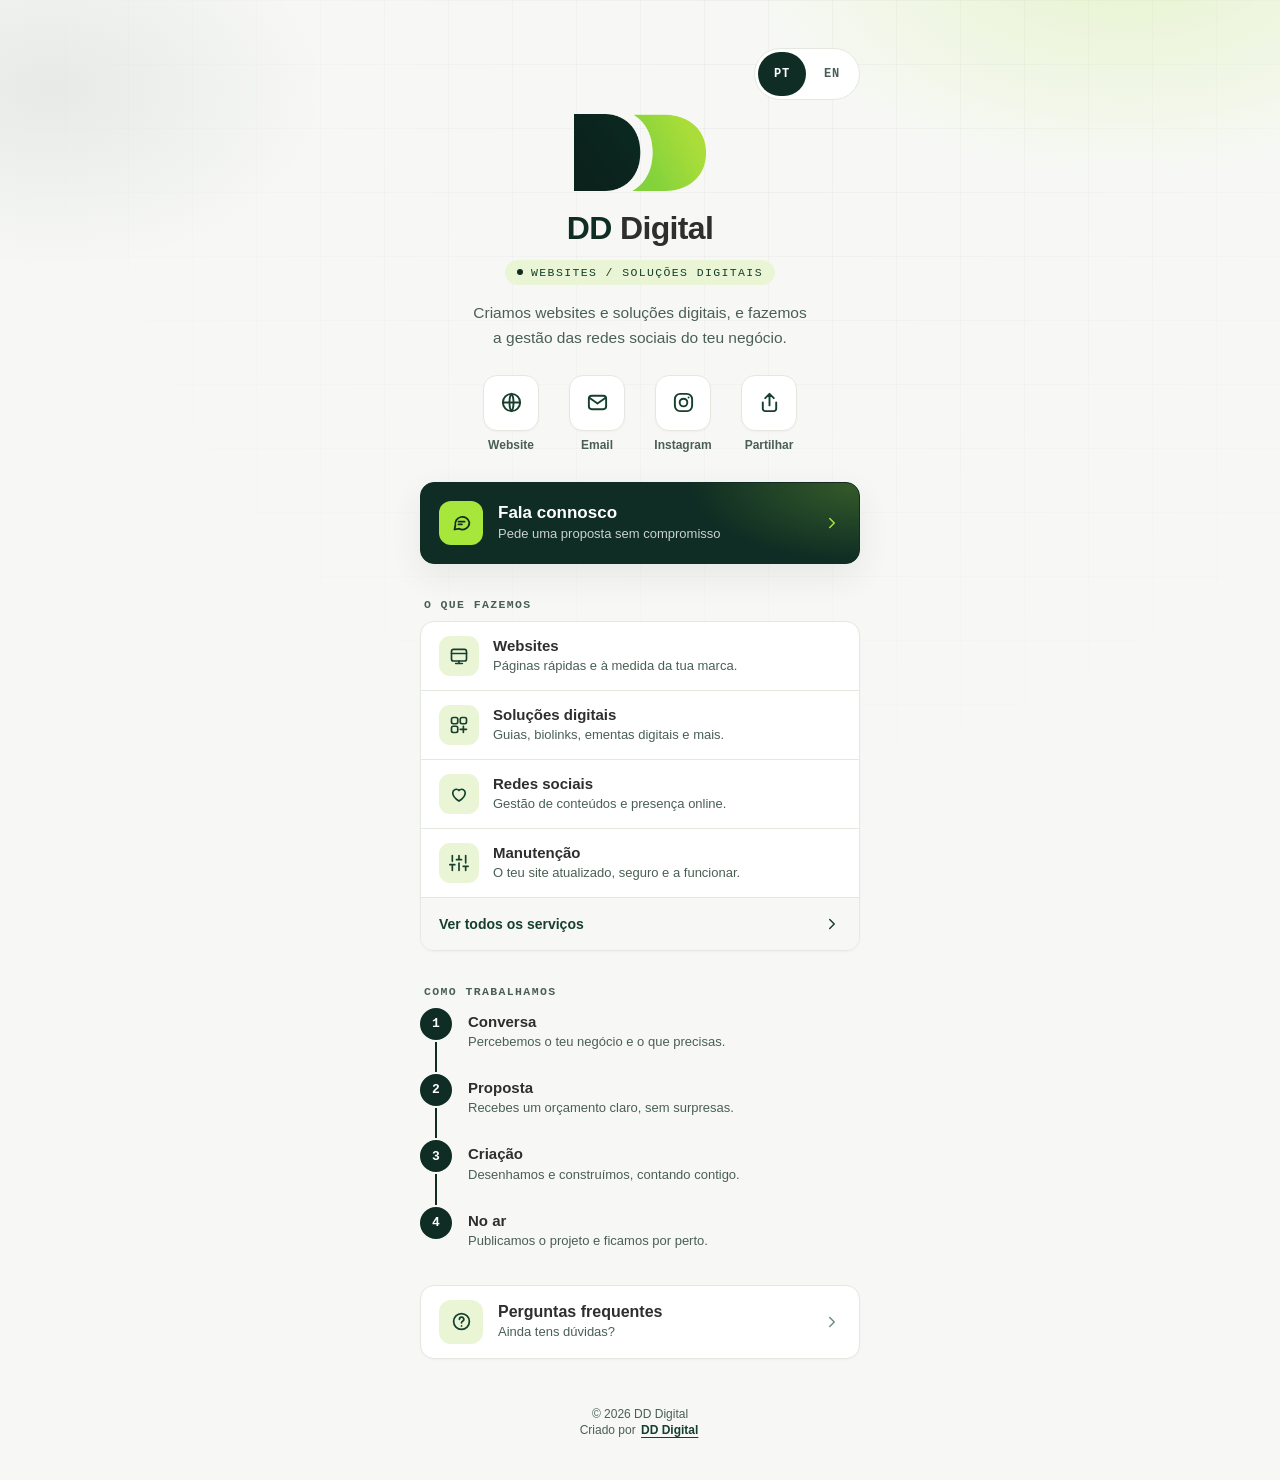
<file: index.html>
<!doctype html>
<html lang="pt-PT">
<head>
<meta charset="utf-8">
<meta name="viewport" content="width=device-width, initial-scale=1, viewport-fit=cover">
<title>DD Digital — Websites / Soluções Digitais</title>
<meta name="description" content="DD Digital — Websites, soluções digitais e gestão de redes sociais para o teu negócio. Serviços, perguntas frequentes e contacto.">
<meta name="theme-color" content="#F7F8F5">
<meta name="robots" content="index,follow">
<!-- Favicon: o Safari não lê SVG, por isso há também PNG, ICO e ícone para o ecrã inicial do iPhone -->
<link rel="icon" href="favicon.ico" sizes="any">
<link rel="icon" href="favicon.svg" type="image/svg+xml">
<link rel="icon" href="img/favicon-32.png" type="image/png" sizes="32x32">
<link rel="apple-touch-icon" href="img/apple-touch-icon.png">

<!-- Pré-visualização ao partilhar o link (WhatsApp, Instagram, iMessage...) -->
<meta property="og:type" content="website">
<meta property="og:locale" content="pt_PT">
<meta property="og:title" content="DD Digital — Websites / Soluções Digitais">
<meta property="og:description" content="Criamos websites e soluções digitais, e fazemos a gestão das redes sociais do teu negócio.">
<!-- O endereço da imagem tem de ser completo. Se o domínio do biolink mudar, atualizar aqui e no og:url. -->
<meta property="og:url" content="https://bio.dddigital.pt/">
<link rel="canonical" href="https://bio.dddigital.pt/">
<meta property="og:image" content="https://bio.dddigital.pt/img/og.jpg">
<meta property="og:image:width" content="1200">
<meta property="og:image:height" content="628">
<meta property="og:image:type" content="image/jpeg">
<meta property="og:image:alt" content="DD Digital — Soluções digitais para o teu negócio">
<meta name="twitter:card" content="summary_large_image">
<style>
  /* ===== CORES E MEDIDAS — as mesmas do site dddigital.pt ===== */
  :root{
    --branco:#FFFFFF;
    --nevoa:#F7F8F5;        /* fundo da página */
    --tinta:#2E2E2E;        /* texto principal */
    --cinza:#4A5F54;        /* texto secundário */
    --suave:#6B8F7A;        /* detalhes */
    --linha:#E3E8E1;        /* bordas finas */
    --verde:#0F2D24;        /* verde profundo: cor principal */
    --verde-escuro:#163F2E;
    --menta:#EAF5D6;        /* fundo das etiquetas e ícones */
    --lima:#A7E63A;         /* destaque */
    --fonte:'Montserrat','Avenir Next',-apple-system,BlinkMacSystemFont,'Segoe UI','Helvetica Neue',Arial,sans-serif;
    --fonte-mono:ui-monospace,'SF Mono',Menlo,Consolas,monospace;
    --raio:14px;
    --raio-pequeno:10px;
    --sombra:0 1px 2px rgba(46,46,46,.04);
    --sombra-alta:0 12px 32px rgba(46,46,46,.08);
  }
  *{box-sizing:border-box;margin:0;padding:0}
  html{-webkit-text-size-adjust:100%}
  body{
    min-height:100vh;min-height:100dvh;
    font-family:var(--fonte);
    color:var(--tinta);
    -webkit-font-smoothing:antialiased;
    /* brilho lima + grelha ténue, como no início do site (só CSS, sem imagens) */
    background:
      radial-gradient(620px 380px at 88% -4%, rgba(167,230,58,.22), transparent 62%),
      radial-gradient(460px 300px at 4% 6%, rgba(15,45,36,.07), transparent 60%),
      var(--nevoa);
    display:flex;justify-content:center;
    /* zonas seguras do telemóvel (notch, barra inferior) */
    padding:calc(20px + env(safe-area-inset-top)) calc(20px + env(safe-area-inset-right)) calc(20px + env(safe-area-inset-bottom)) calc(20px + env(safe-area-inset-left));
  }
  body::before{
    content:'';position:fixed;inset:0;pointer-events:none;
    background-image:
      linear-gradient(to right,rgba(46,46,46,.04) 1px,transparent 1px),
      linear-gradient(to bottom,rgba(46,46,46,.04) 1px,transparent 1px);
    background-size:64px 64px;
    -webkit-mask-image:radial-gradient(circle at 60% 10%,#000 0%,transparent 70%);
    mask-image:radial-gradient(circle at 60% 10%,#000 0%,transparent 70%);
  }
  .wrap{position:relative;width:100%;max-width:440px;display:flex;flex-direction:column;align-items:center}

  :focus-visible{outline:3px solid var(--verde);outline-offset:3px;border-radius:6px}

  /* seletor de idioma PT | EN */
  .lang{align-self:flex-end;display:flex;gap:2px;padding:3px;background:var(--branco);border:1px solid var(--linha);border-radius:999px}
  .lang button{
    font:inherit;font-family:var(--fonte-mono);font-size:12px;font-weight:700;letter-spacing:.06em;
    min-height:44px;min-width:48px;padding:4px 14px;
    border:0;background:transparent;color:var(--cinza);border-radius:999px;cursor:pointer;
    transition:background-color .2s,color .2s;
  }
  .lang button:hover{color:var(--verde)}
  .lang button[aria-pressed="true"]{background:var(--verde);color:var(--branco)}

  /* cabeçalho: logo, nome, etiqueta e frase */
  .logo{margin-top:14px;width:132px}
  .logo img{width:100%;height:auto;display:block}
  h1{margin-top:20px;font-size:28px;font-weight:700;letter-spacing:-.02em;line-height:1.1;text-align:center}
  h1 span{color:var(--verde)}
  .etiqueta{
    display:inline-flex;align-items:center;gap:8px;margin-top:14px;
    font-family:var(--fonte-mono);font-size:11.5px;letter-spacing:.12em;text-transform:uppercase;
    color:var(--verde-escuro);background:var(--menta);padding:6px 12px;border-radius:100px;text-align:center;
  }
  .etiqueta::before{content:'';width:6px;height:6px;border-radius:50%;background:var(--verde);flex:none}
  .bio{margin-top:16px;font-size:15.5px;line-height:1.6;color:var(--cinza);text-align:center;max-width:340px}

  /* fila de botões pequenos (Website, Email, Instagram, Partilhar) */
  .rapidos{margin-top:22px;display:flex;justify-content:center;gap:10px;width:100%}
  .rapido{
    flex:0 0 76px;display:flex;flex-direction:column;align-items:center;gap:7px;
    padding:2px 0;background:none;border:0;font:inherit;color:var(--cinza);
    font-size:12px;font-weight:600;text-decoration:none;cursor:pointer;
    -webkit-tap-highlight-color:transparent;
  }
  .rapido[hidden]{display:none}
  .rapido__ico{
    width:56px;height:56px;border-radius:var(--raio);display:grid;place-items:center;
    background:var(--branco);border:1px solid var(--linha);color:var(--verde-escuro);box-shadow:var(--sombra);
    transition:transform .2s,border-color .2s,box-shadow .2s,background-color .2s;
  }
  .rapido__ico svg{width:23px;height:23px;stroke:currentColor;fill:none;stroke-width:2;stroke-linecap:round;stroke-linejoin:round}
  .rapido:hover .rapido__ico{transform:translateY(-2px);border-color:rgba(15,45,36,.45);box-shadow:var(--sombra-alta)}
  .rapido:active .rapido__ico{transform:translateY(0)}
  .rapido:hover{color:var(--verde)}
  .rapido.e-feito .rapido__ico{background:var(--menta);border-color:var(--verde)}

  /* botões */
  .links{margin-top:28px;width:100%;display:flex;flex-direction:column;gap:12px}
  .grupo{
    margin:14px 0 -2px 4px;
    font-family:var(--fonte-mono);font-size:11.5px;font-weight:600;letter-spacing:.12em;text-transform:uppercase;color:var(--cinza);
  }
  .link{
    display:flex;align-items:center;gap:15px;min-height:72px;padding:14px 18px;
    background:var(--branco);border:1px solid var(--linha);border-radius:var(--raio);
    color:var(--tinta);text-decoration:none;box-shadow:var(--sombra);
    transition:transform .2s,border-color .2s,box-shadow .2s;
  }
  .link:hover{transform:translateY(-2px);border-color:rgba(15,45,36,.45);box-shadow:var(--sombra-alta)}
  .link:active{transform:translateY(0)}
  .ico{flex:none;width:44px;height:44px;border-radius:12px;display:grid;place-items:center;background:var(--menta);color:var(--verde-escuro)}
  .ico svg{width:21px;height:21px;stroke:currentColor;fill:none;stroke-width:2;stroke-linecap:round;stroke-linejoin:round}
  .txt{flex:1;min-width:0}
  .txt strong{display:block;font-size:16px;font-weight:600}
  .txt span{display:block;margin-top:2px;font-size:13px;line-height:1.35;color:var(--cinza);overflow-wrap:anywhere}
  .arrow{flex:none;width:18px;height:18px;stroke:var(--suave);fill:none;stroke-width:2;stroke-linecap:round;stroke-linejoin:round;transition:transform .2s,stroke .2s}
  .link:hover .arrow{stroke:var(--verde);transform:translateX(3px)}

  /* ação principal: verde profundo com detalhe lima */
  .link--principal{
    min-height:82px;background:var(--verde);border-color:var(--verde);color:var(--branco);
    background-image:radial-gradient(260px 120px at 100% 0%,rgba(167,230,58,.25),transparent 65%);
    box-shadow:var(--sombra-alta);
  }
  .link--principal:hover{background-color:var(--verde-escuro);border-color:var(--verde-escuro)}
  .link--principal .ico{background:var(--lima);color:var(--verde)}
  .link--principal .txt strong{font-size:17px}
  .link--principal .txt span{color:rgba(255,255,255,.78)}
  .link--principal .arrow,.link--principal:hover .arrow{stroke:var(--lima)}
  .link--principal:focus-visible{outline-color:var(--lima)}

  /* blocos informativos (O que fazemos / Como trabalhamos) */
  .bloco{width:100%;margin-top:34px}
  .bloco .grupo{margin:0 0 10px 4px}

  /* O que fazemos: um só cartão com 3 linhas */
  .painel{background:var(--branco);border:1px solid var(--linha);border-radius:var(--raio);box-shadow:var(--sombra);overflow:hidden}
  .servico{display:flex;align-items:center;gap:14px;padding:14px 18px;border-bottom:1px solid var(--linha)}
  .servico .ico{width:40px;height:40px;border-radius:11px}
  .servico .ico svg{width:20px;height:20px}
  .servico h3{font-size:15px;font-weight:600;line-height:1.3}
  .servico p{margin-top:2px;font-size:13px;line-height:1.4;color:var(--cinza)}
  .painel__mais{
    display:flex;align-items:center;justify-content:space-between;gap:12px;min-height:52px;padding:0 18px;
    background:var(--nevoa);color:var(--verde-escuro);font-size:14px;font-weight:600;text-decoration:none;
    transition:background-color .2s;
  }
  .painel__mais:hover{background:var(--menta)}
  .painel__mais svg{width:18px;height:18px;stroke:currentColor;fill:none;stroke-width:2;stroke-linecap:round;stroke-linejoin:round;transition:transform .2s}
  .painel__mais:hover svg{transform:translateX(3px)}

  /* Como trabalhamos: 4 passos, com a linha a ficar verde ao aparecer no ecrã */
  .passos{list-style:none;counter-reset:passo}
  .passo{position:relative;display:flex;gap:16px;padding-bottom:22px;counter-increment:passo}
  .passo:last-child{padding-bottom:0}
  .passo::before{ /* a linha entre os círculos */
    content:'';position:absolute;left:15px;top:34px;bottom:2px;width:2px;background:var(--linha);transition:background-color .6s ease .1s;
  }
  .passo:last-child::before{display:none}
  .passo.e-visivel::before{background:var(--verde)}
  .passo__n{
    position:relative;flex:none;width:32px;height:32px;border-radius:50%;display:grid;place-items:center;
    background:var(--branco);border:2px solid var(--linha);color:var(--cinza);
    font-family:var(--fonte-mono);font-size:13px;font-weight:700;transition:background-color .4s,border-color .4s,color .4s;
  }
  .passo__n::before{content:counter(passo)}
  .passo.e-visivel .passo__n{background:var(--verde);border-color:var(--verde);color:var(--branco)}
  .passo h3{font-size:15px;font-weight:600;line-height:1.3;padding-top:4px}
  .passo p{margin-top:2px;font-size:13px;line-height:1.45;color:var(--cinza)}

  /* rodapé */
  footer{margin-top:auto;padding-top:40px;width:100%;text-align:center}
  .legal[hidden]{display:none}
  .legal{display:flex;flex-wrap:wrap;justify-content:center;gap:6px 16px;font-size:12px}
  .legal button,.legal a{font:inherit;background:none;border:0;color:var(--cinza);cursor:pointer;text-decoration:underline;text-underline-offset:3px;padding:10px 2px}
  .legal button:hover,.legal a:hover{color:var(--verde)}
  .copy{margin-top:8px;font-size:12px;color:var(--cinza)}
  .credito{margin-top:2px;font-size:12px;color:var(--cinza)}
  .credito a{color:var(--verde-escuro);font-weight:600;text-underline-offset:3px;padding:10px 2px}
  .credito a:hover{color:var(--verde)}

  /* janelas Aviso Legal / Privacidade */
  dialog{
    margin:auto;width:min(92vw,520px);max-height:85vh;
    background:var(--branco);color:var(--tinta);
    border:1px solid var(--linha);border-radius:var(--raio);padding:0;box-shadow:var(--sombra-alta);
  }
  dialog::backdrop{background:rgba(15,45,36,.45);backdrop-filter:blur(3px)}
  .dhead{display:flex;justify-content:space-between;align-items:center;padding:16px 20px 12px;position:sticky;top:0;background:var(--branco);border-bottom:1px solid var(--linha)}
  .dhead h2{font-size:17px;font-weight:600}
  .dclose{width:44px;height:44px;border-radius:50%;border:1px solid var(--linha);background:var(--nevoa);color:var(--tinta);font-size:20px;line-height:1;cursor:pointer}
  .dclose:hover{border-color:var(--verde)}
  .dbody{padding:16px 22px 24px;overflow:auto;max-height:calc(85vh - 76px);font-size:14px;line-height:1.65;color:var(--cinza)}
  .dbody h3{margin:16px 0 4px;font-family:var(--fonte-mono);font-size:12px;letter-spacing:.1em;text-transform:uppercase;color:var(--verde-escuro);font-weight:600}
  .dbody p+p{margin-top:8px}
  .dbody a{color:var(--verde-escuro)}
  .dbody ul{margin:6px 0 0 18px}

  /* entrada suave, um bloco depois do outro */
  @keyframes entra{from{opacity:0;transform:translateY(12px)}to{opacity:1;transform:none}}
  .logo,h1,.etiqueta,.bio,.rapidos,.links>*,.bloco,footer{animation:entra .55s ease-out both;animation-delay:calc(var(--i,0) * 60ms)}

  /* quem tem "reduzir movimento" ligado não vê animações */
  @media (prefers-reduced-motion:reduce){
    *,*::before,*::after{animation:none!important;transition:none!important}
  }

  /* PC: continua a ser uma coluna centrada */
  @media (min-width:700px){
    body{padding-top:48px;padding-bottom:40px}
    h1{font-size:32px}
  }
</style>
</head>
<body>
<div class="wrap">

  <div class="lang" role="group" aria-label="Language / Idioma">
    <button type="button" data-lang="pt" aria-pressed="true">PT</button>
    <button type="button" data-lang="en" aria-pressed="false">EN</button>
  </div>

  <!-- LOGO: para trocar, substituir o ficheiro img/logo.webp (mantendo o nome) -->
  <div class="logo" style="--i:1">
    <img src="img/logo.webp" alt="DD Digital" width="480" height="279" fetchpriority="high">
  </div>

  <h1 style="--i:2"><span>DD</span> Digital</h1>
  <p class="etiqueta" style="--i:3" data-i18n="tag"></p>
  <p class="bio" style="--i:4" data-i18n="bio"></p>

  <!-- ===== BOTÕES PEQUENOS: Website, Email, Instagram, Partilhar =====
       O Instagram só aparece depois de preencheres CONFIG.instagram (no fim do ficheiro). -->
  <div class="rapidos" style="--i:5">
    <a class="rapido" id="l-site" href="https://dddigital.pt/" target="_blank" rel="noopener">
      <span class="rapido__ico"><svg viewBox="0 0 24 24"><circle cx="12" cy="12" r="9"/><path d="M3 12h18M12 3c2.8 3 2.8 15 0 18M12 3c-2.8 3-2.8 15 0 18"/></svg></span>
      <span data-i18n="q_site"></span>
    </a>
    <a class="rapido" id="l-mail" href="mailto:dddigital.pt@gmail.com">
      <span class="rapido__ico"><svg viewBox="0 0 24 24"><rect x="3" y="5" width="18" height="14" rx="3"/><path d="M3.5 7l8.5 6 8.5-6"/></svg></span>
      <span data-i18n="q_mail"></span>
    </a>
    <a class="rapido" id="l-ig" href="#" target="_blank" rel="noopener" hidden>
      <span class="rapido__ico"><svg viewBox="0 0 24 24"><rect x="3" y="3" width="18" height="18" rx="5.5"/><circle cx="12" cy="12" r="4"/><path d="M17.3 6.7h.01"/></svg></span>
      <span>Instagram</span>
    </a>
    <!-- Partilhar é uma ação (abre o menu de partilhar do telemóvel), por isso é um botão -->
    <button class="rapido" id="b-share" type="button">
      <span class="rapido__ico"><svg viewBox="0 0 24 24"><path d="M12 15V3M7.5 7.5L12 3l4.5 4.5M5 12v6.5A2.5 2.5 0 0 0 7.5 21h9a2.5 2.5 0 0 0 2.5-2.5V12"/></svg></span>
      <span id="t-share" data-i18n="q_share"></span>
    </button>
  </div>

  <!-- ===== LINKS: editar aqui =====
       Cada botão é um bloco <a class="link"> igual aos outros.
       Os botões "No nosso site" apontam para uma SECÇÃO do site (âncora #...).
       Os endereços das secções estão todos juntos em CONFIG.sections, no fim do ficheiro. -->
  <nav class="links" aria-label="Links">
    <!-- Ação principal -->
    <a class="link link--principal" style="--i:6" id="l-contacto" href="https://dddigital.pt/#contacto" target="_blank" rel="noopener">
      <span class="ico"><svg viewBox="0 0 24 24"><path d="M21 12a8 8 0 0 1-11.6 7.1L4 20l1-4.6A8 8 0 1 1 21 12z"/><path d="M8.5 11h7M8.5 14h4"/></svg></span>
      <span class="txt"><strong data-i18n="b_contact"></strong><span data-i18n="b_contact_s"></span></span>
      <svg class="arrow" viewBox="0 0 24 24"><path d="M9 6l6 6-6 6"/></svg>
    </a>
  </nav>

  <!-- ===== O QUE FAZEMOS: 3 serviços (textos em T, no fim do ficheiro) ===== -->
  <section class="bloco" style="--i:7" aria-labelledby="h-fazemos">
    <h2 class="grupo" id="h-fazemos" data-i18n="g_do"></h2>
    <div class="painel">
      <div class="servico">
        <span class="ico"><svg viewBox="0 0 24 24"><rect x="3" y="4" width="18" height="14" rx="2.5"/><path d="M3 9h18M8 21h8M12 18v3"/></svg></span>
        <div><h3 data-i18n="s1_t"></h3><p data-i18n="s1_d"></p></div>
      </div>
      <div class="servico">
        <span class="ico"><svg viewBox="0 0 24 24"><rect x="3" y="3" width="7.5" height="7.5" rx="2"/><rect x="13.5" y="3" width="7.5" height="7.5" rx="2"/><rect x="3" y="13.5" width="7.5" height="7.5" rx="2"/><path d="M13.5 17.25h7.5M17.25 13.5v7.5"/></svg></span>
        <div><h3 data-i18n="s4_t"></h3><p data-i18n="s4_d"></p></div>
      </div>
      <div class="servico">
        <span class="ico"><svg viewBox="0 0 24 24"><path d="M12 20.5s-7.5-4.6-7.5-10A4.3 4.3 0 0 1 12 7.8a4.3 4.3 0 0 1 7.5 2.7c0 5.4-7.5 10-7.5 10z"/></svg></span>
        <div><h3 data-i18n="s2_t"></h3><p data-i18n="s2_d"></p></div>
      </div>
      <div class="servico">
        <span class="ico"><svg viewBox="0 0 24 24"><path d="M4 21v-7M4 10V3M12 21v-9M12 8V3M20 21v-5M20 12V3M1 14h6M9 8h6M17 16h6"/></svg></span>
        <div><h3 data-i18n="s3_t"></h3><p data-i18n="s3_d"></p></div>
      </div>
      <a class="painel__mais" id="l-servicos" href="https://dddigital.pt/#servicos" target="_blank" rel="noopener">
        <span data-i18n="b_services"></span>
        <svg viewBox="0 0 24 24"><path d="M9 6l6 6-6 6"/></svg>
      </a>
    </div>
  </section>

  <!-- ===== COMO TRABALHAMOS: 4 passos ===== -->
  <section class="bloco" style="--i:8" aria-labelledby="h-como">
    <h2 class="grupo" id="h-como" data-i18n="g_how"></h2>
    <ol class="passos">
      <li class="passo"><span class="passo__n" aria-hidden="true"></span><div><h3 data-i18n="p1_t"></h3><p data-i18n="p1_d"></p></div></li>
      <li class="passo"><span class="passo__n" aria-hidden="true"></span><div><h3 data-i18n="p2_t"></h3><p data-i18n="p2_d"></p></div></li>
      <li class="passo"><span class="passo__n" aria-hidden="true"></span><div><h3 data-i18n="p3_t"></h3><p data-i18n="p3_d"></p></div></li>
      <li class="passo"><span class="passo__n" aria-hidden="true"></span><div><h3 data-i18n="p4_t"></h3><p data-i18n="p4_d"></p></div></li>
    </ol>
  </section>

  <nav class="links" style="margin-top:34px" aria-label="FAQ">
    <a class="link" style="--i:9" id="l-faq" href="https://dddigital.pt/#faq" target="_blank" rel="noopener">
      <span class="ico"><svg viewBox="0 0 24 24"><circle cx="12" cy="12" r="9"/><path d="M9.6 9.5a2.5 2.5 0 1 1 3.6 2.2c-.8.4-1.2 1-1.2 1.8M12 17h.01"/></svg></span>
      <span class="txt"><strong data-i18n="b_faq"></strong><span data-i18n="b_faq_s"></span></span>
      <svg class="arrow" viewBox="0 0 24 24"><path d="M9 6l6 6-6 6"/></svg>
    </a>
  </nav>
  <!-- ===== fim dos LINKS ===== -->

  <footer style="--i:10">
    <!--
      LINKS LEGAIS ESCONDIDOS (ainda não há empresa constituída).
      Para voltar a mostrar: apagar o atributo "hidden" da linha abaixo
      e preencher os dados em CONFIG (nome, NIF, morada) mais abaixo.
    -->
    <div class="legal" hidden>
      <button type="button" data-open="d-legal" data-i18n="f_legal"></button>
      <button type="button" data-open="d-privacy" data-i18n="f_privacy"></button>
      <a href="https://www.livroreclamacoes.pt" target="_blank" rel="noopener noreferrer" data-i18n="f_complaints"></a>
    </div>
    <p class="copy">© <span id="yr"></span> DD Digital</p>
    <!-- CRÉDITO DD DIGITAL (obrigatório em todos os biolinks) -->
    <p class="credito"><span data-i18n="f_credit"></span> <a href="https://dddigital.pt" target="_blank" rel="noopener">DD Digital</a></p>
  </footer>
</div>

<!-- LEGAL NOTICE -->
<dialog id="d-legal" aria-labelledby="t-legal">
  <div class="dhead"><h2 id="t-legal" data-i18n="f_legal"></h2><button class="dclose" type="button" data-close aria-label="Close">×</button></div>
  <div class="dbody" id="b-legal"></div>
</dialog>

<!-- PRIVACY -->
<dialog id="d-privacy" aria-labelledby="t-privacy">
  <div class="dhead"><h2 id="t-privacy" data-i18n="f_privacy"></h2><button class="dclose" type="button" data-close aria-label="Close">×</button></div>
  <div class="dbody" id="b-privacy"></div>
</dialog>

<script>
/* ============ DADOS A PREENCHER ============ */
const CONFIG = {
  legalName: "[NOME COMPLETO / DENOMINAÇÃO SOCIAL]",
  nif:       "[NIF]",
  address:   "[MORADA COMPLETA, CÓDIGO POSTAL, LOCALIDADE]",
  email:     "dddigital.pt@gmail.com",
  phone:     "",                       // opcional
  cae:       "",                       // opcional
  website:   "https://dddigital.pt",
  instagram: "https://www.instagram.com/dddigital.pt/",  // vazio ("") = botão escondido
  complaintsUrl: "https://www.livroreclamacoes.pt",

  /* ENDEREÇOS DAS SECÇÕES DO SITE (âncoras).
     O que vem depois do # tem de ser igual ao id da secção no site
     (ex.: <section id="servicos"> no site => "#servicos" aqui).
     Se a versão em inglês do site tiver outro endereço/ids, mudar só a linha "en". */
  sections: {
    pt: { base: "https://dddigital.pt/", contact: "#contacto", services: "#servicos", faq: "#faq" },
    en: { base: "https://dddigital.pt/", contact: "#contacto", services: "#servicos", faq: "#faq" }
  }
};
/* ============================================ */

const T = {
  pt: {
    tag: "Websites / Soluções Digitais",
    bio: "Criamos websites e soluções digitais, e fazemos a gestão das redes sociais do teu negócio.",
    q_site: "Website", q_mail: "Email", q_share: "Partilhar", q_copied: "Link copiado!",
    g_do: "O que fazemos", g_how: "Como trabalhamos",
    s1_t: "Websites", s1_d: "Páginas rápidas e à medida da tua marca.",
    s4_t: "Soluções digitais", s4_d: "Guias, biolinks, ementas digitais e mais.",
    s2_t: "Redes sociais", s2_d: "Gestão de conteúdos e presença online.",
    s3_t: "Manutenção", s3_d: "O teu site atualizado, seguro e a funcionar.",
    p1_t: "Conversa", p1_d: "Percebemos o teu negócio e o que precisas.",
    p2_t: "Proposta", p2_d: "Recebes um orçamento claro, sem surpresas.",
    p3_t: "Criação", p3_d: "Desenhamos e construímos, contando contigo.",
    p4_t: "No ar", p4_d: "Publicamos o projeto e ficamos por perto.",
    b_contact: "Fala connosco", b_contact_s: "Pede uma proposta sem compromisso",
    b_services: "Ver todos os serviços",
    b_faq: "Perguntas frequentes", b_faq_s: "Ainda tens dúvidas?",
    f_legal: "Aviso Legal", f_privacy: "Privacidade", f_complaints: "Livro de Reclamações", f_credit: "Criado por",
    legal: (c)=>`
      <h3>Identificação do prestador</h3>
      <p><strong>${c.legalName}</strong><br>NIF: ${c.nif}<br>Sede/morada: ${c.address}<br>Email: <a href="mailto:${c.email}">${c.email}</a>${c.phone?`<br>Telefone: ${c.phone}`:""}${c.cae?`<br>CAE: ${c.cae}`:""}</p>
      <p>Atividade: criação e gestão de websites e soluções digitais. Marca comercial: DD Digital.</p>
      <h3>Resolução de litígios de consumo</h3>
      <p>Em caso de litígio, o consumidor pode recorrer às entidades de Resolução Alternativa de Litígios (RAL) de consumo. Lista de entidades em <a href="https://www.consumidor.gov.pt" target="_blank" rel="noopener noreferrer">consumidor.gov.pt</a>.</p>
      <p>Pode também apresentar uma reclamação através do <a href="${c.complaintsUrl}" target="_blank" rel="noopener noreferrer">Livro de Reclamações Eletrónico</a>.</p>
      <h3>Propriedade intelectual</h3>
      <p>A marca, o logótipo e os conteúdos desta página pertencem à DD Digital e não podem ser reproduzidos sem autorização.</p>
      <h3>Links externos</h3>
      <p>Esta página contém links para o nosso website, que tem a sua própria informação legal e política de privacidade.</p>`,
    privacy: (c)=>`
      <h3>Responsável pelo tratamento</h3>
      <p>${c.legalName} (NIF ${c.nif}) — <a href="mailto:${c.email}">${c.email}</a>.</p>
      <h3>Que dados recolhemos nesta página</h3>
      <p>Esta página <strong>não recolhe dados pessoais</strong>, não usa cookies, não usa ferramentas de análise nem de publicidade, e não carrega fontes ou scripts de terceiros.</p>
      <p>Apenas guardamos, no seu dispositivo (armazenamento local), a sua escolha de idioma (PT/EN), para a lembrar numa próxima visita. Esta informação não sai do seu dispositivo.</p>
      <h3>Quando entra em contacto</h3>
      <ul>
        <li><strong>Email:</strong> ao escrever-nos, tratamos o seu endereço e a sua mensagem para lhe responder (art. 6.º, n.º 1, al. b) e f) do RGPD). Conservamos a comunicação apenas pelo tempo necessário.</li>
        <li><strong>Formulário no website:</strong> o tratamento dos dados é descrito na Política de Privacidade do website.</li>
      </ul>
      <p>O serviço de email pode ser prestado por um subcontratante (Google), nos termos da respetiva política.</p>
      <h3>Os seus direitos</h3>
      <p>Pode solicitar o acesso, retificação, apagamento, limitação, portabilidade e oposição ao tratamento dos seus dados, através de <a href="mailto:${c.email}">${c.email}</a>. Tem também o direito de apresentar reclamação à autoridade de controlo: <a href="https://www.cnpd.pt" target="_blank" rel="noopener noreferrer">CNPD – Comissão Nacional de Proteção de Dados</a>.</p>
      <p><em>Última atualização: outubro de 2026.</em></p>`
  },
  en: {
    tag: "Websites / Digital Solutions",
    bio: "We build websites and digital solutions, and manage your business's social media.",
    q_site: "Website", q_mail: "Email", q_share: "Share", q_copied: "Link copied!",
    g_do: "What we do", g_how: "How we work",
    s1_t: "Websites", s1_d: "Fast pages tailored to your brand.",
    s4_t: "Digital solutions", s4_d: "Guides, biolinks, digital menus and more.",
    s2_t: "Social media", s2_d: "Content management and online presence.",
    s3_t: "Maintenance", s3_d: "Your site kept up to date, secure and running.",
    p1_t: "Chat", p1_d: "We get to know your business and what you need.",
    p2_t: "Proposal", p2_d: "You get a clear quote, no surprises.",
    p3_t: "Creation", p3_d: "We design and build, with your input.",
    p4_t: "Live", p4_d: "We launch the project and stay close.",
    b_contact: "Get in touch", b_contact_s: "Ask for a no-obligation quote",
    b_services: "See all services",
    b_faq: "FAQ", b_faq_s: "Still have questions?",
    f_legal: "Legal Notice", f_privacy: "Privacy", f_complaints: "Complaints Book (PT)", f_credit: "Created by",
    legal: (c)=>`
      <h3>Provider identification</h3>
      <p><strong>${c.legalName}</strong><br>Tax ID (NIF): ${c.nif}<br>Address: ${c.address}<br>Email: <a href="mailto:${c.email}">${c.email}</a>${c.phone?`<br>Phone: ${c.phone}`:""}${c.cae?`<br>Activity code (CAE): ${c.cae}`:""}</p>
      <p>Activity: website creation and management and digital solutions. Trade name: DD Digital.</p>
      <h3>Consumer dispute resolution</h3>
      <p>In case of a dispute, consumers may use Portuguese Alternative Dispute Resolution (ADR) bodies. The list of entities is available at <a href="https://www.consumidor.gov.pt" target="_blank" rel="noopener noreferrer">consumidor.gov.pt</a>.</p>
      <p>You may also file a complaint through the <a href="${c.complaintsUrl}" target="_blank" rel="noopener noreferrer">Electronic Complaints Book</a> (Portugal).</p>
      <h3>Intellectual property</h3>
      <p>The brand, logo and content of this page belong to DD Digital and may not be reproduced without permission.</p>
      <h3>External links</h3>
      <p>This page links to our website, which has its own legal information and privacy policy.</p>`,
    privacy: (c)=>`
      <h3>Data controller</h3>
      <p>${c.legalName} (Tax ID ${c.nif}) — <a href="mailto:${c.email}">${c.email}</a>.</p>
      <h3>What data we collect on this page</h3>
      <p>This page <strong>does not collect personal data</strong>, uses no cookies, no analytics or advertising tools, and loads no third-party fonts or scripts.</p>
      <p>We only store your language choice (PT/EN) in your device's local storage so we can remember it on your next visit. This information never leaves your device.</p>
      <h3>When you contact us</h3>
      <ul>
        <li><strong>Email:</strong> when you write to us, we process your address and message to reply (Art. 6(1)(b) and (f) GDPR). We keep the communication only as long as necessary.</li>
        <li><strong>Website form:</strong> data processing is described in the website's Privacy Policy.</li>
      </ul>
      <p>Email may be provided through a processor (Google), under its own terms.</p>
      <h3>Your rights</h3>
      <p>You may request access, rectification, erasure, restriction, portability and object to processing of your data at <a href="mailto:${c.email}">${c.email}</a>. You also have the right to lodge a complaint with the supervisory authority: <a href="https://www.cnpd.pt" target="_blank" rel="noopener noreferrer">CNPD – Portuguese Data Protection Authority</a>.</p>
      <p><em>Last updated: October 2026.</em></p>`
  }
};

(function(){
  const $ = (s,r=document)=>r.querySelector(s);
  const $$ = (s,r=document)=>[...r.querySelectorAll(s)];
  $("#yr").textContent = new Date().getFullYear();
  $("#l-mail").href = "mailto:" + CONFIG.email;
  if(CONFIG.instagram){ $("#l-ig").href = CONFIG.instagram; $("#l-ig").hidden = false; }

  // Liga cada botão à secção certa do site, no idioma escolhido
  function setLinks(l){
    const s = CONFIG.sections[l];
    $("#l-site").href = s.base;
    $("#l-contacto").href = s.base + s.contact;
    $("#l-servicos").href = s.base + s.services;
    $("#l-faq").href = s.base + s.faq;
  }

  function setLang(l){
    const t = T[l]; if(!t) return;
    document.documentElement.lang = l==="pt" ? "pt-PT" : "en";
    $$("[data-i18n]").forEach(el=>{ const v=t[el.dataset.i18n]; if(typeof v==="string") el.textContent=v; });
    setLinks(l);
    $("#b-legal").innerHTML = t.legal(CONFIG);
    $("#b-privacy").innerHTML = t.privacy(CONFIG);
    $$(".lang button").forEach(b=>b.setAttribute("aria-pressed", String(b.dataset.lang===l)));
    $$(".dclose").forEach(b=>b.setAttribute("aria-label", l==="pt"?"Fechar":"Close"));
    try{ localStorage.setItem("dd-lang", l); }catch(e){}
  }

  // Passos: a linha fica verde quando o passo aparece no ecrã (sem suporte = tudo verde logo)
  const passos = $$(".passo");
  if("IntersectionObserver" in window && !matchMedia("(prefers-reduced-motion: reduce)").matches){
    const obs = new IntersectionObserver(es=>es.forEach(e=>{ if(e.isIntersecting){ e.target.classList.add("e-visivel"); obs.unobserve(e.target); } }), {threshold:.6});
    passos.forEach((p,i)=>{ p.style.transitionDelay = (i*0.12)+"s"; obs.observe(p); });
  } else passos.forEach(p=>p.classList.add("e-visivel"));

  // Idioma por defeito: português. Só muda se o visitante escolher EN (fica guardado).
  let initial = "pt";
  try{ if(localStorage.getItem("dd-lang")==="en") initial = "en"; }catch(e){}
  setLang(initial);

  $$(".lang button").forEach(b=>b.addEventListener("click",()=>setLang(b.dataset.lang)));

  // Partilhar: abre o menu de partilha do telemóvel; se não existir (PC), copia o link
  $("#b-share").addEventListener("click", async ()=>{
    const url = location.href.split("#")[0];
    const lang = document.documentElement.lang.startsWith("en") ? "en" : "pt";
    try{
      if(navigator.share){ await navigator.share({ title: document.title, url }); return; }
      await navigator.clipboard.writeText(url);
    }catch(e){ return; }  // o visitante fechou o menu de partilha ou o browser não deixou copiar
    const btn = $("#b-share"), txt = $("#t-share");
    txt.textContent = T[lang].q_copied; btn.classList.add("e-feito");
    setTimeout(()=>{ txt.textContent = T[lang].q_share; btn.classList.remove("e-feito"); }, 2000);
  });
  $$("[data-open]").forEach(b=>b.addEventListener("click",()=>$("#"+b.dataset.open).showModal()));
  $$("[data-close]").forEach(b=>b.addEventListener("click",()=>b.closest("dialog").close()));
  $$("dialog").forEach(d=>d.addEventListener("click",e=>{ if(e.target===d) d.close(); }));
})();
</script>
</body>
</html>
</file>
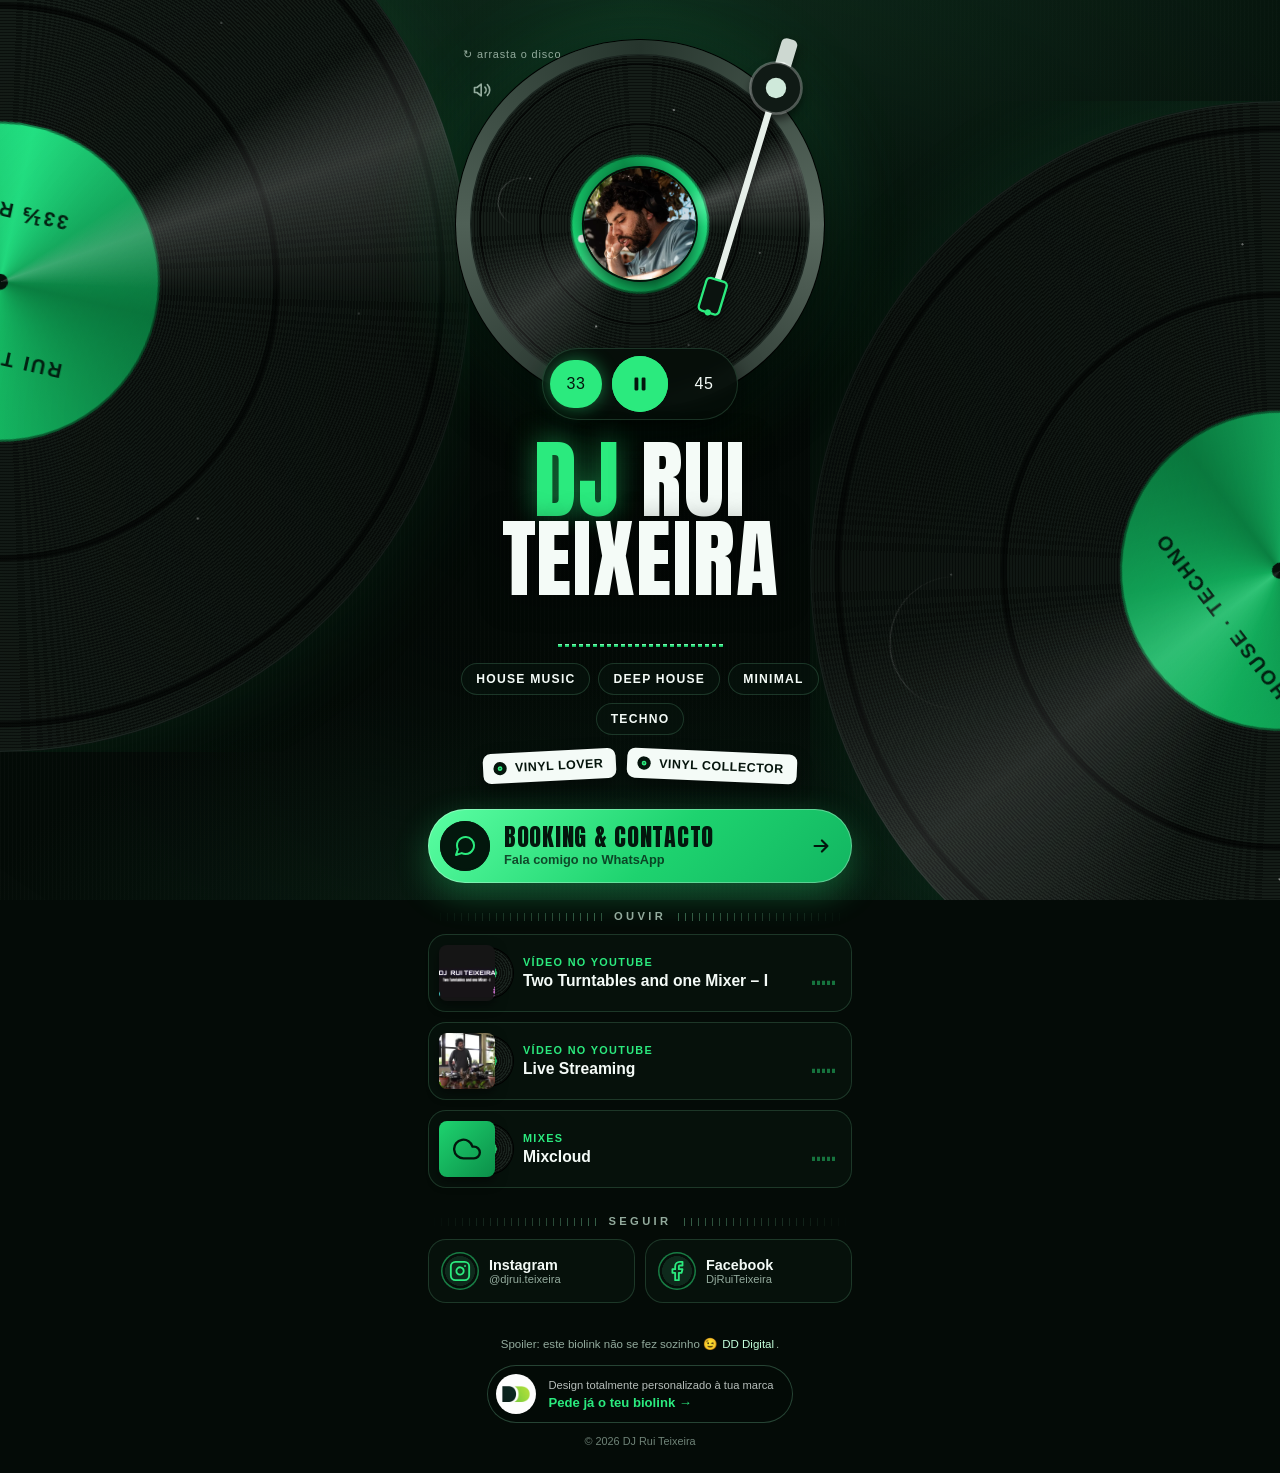
<file: djruiteixeira/index.html>
<!doctype html>
<html lang="pt-PT">
<head>
<meta charset="utf-8">
<meta name="viewport" content="width=device-width, initial-scale=1, viewport-fit=cover">
<title>DJ Rui Teixeira — House, Deep House, Minimal e Techno</title>
<meta name="description" content="DJ Rui Teixeira: House Music, Deep House, Minimal e Techno. Vinyl lover e vinyl collector. Ouve os sets e fala comigo.">
<meta name="theme-color" content="#040b07">

<!-- Ícones do separador  e do ecrã inicial -->
<link rel="icon" href="favicon.svg" type="image/svg+xml">
<link rel="icon" href="img/favicon-32.png" type="image/png" sizes="32x32">
<link rel="apple-touch-icon" href="img/apple-touch-icon.png">

<!-- Pré-visualização ao partilhar o link (WhatsApp, Instagram, iMessage...) -->
<!-- O endereço tem de ser completo. Quando o domínio do biolink estiver definido, atualizar og:url, canonical e og:image. -->
<meta property="og:type" content="website">
<meta property="og:locale" content="pt_PT">
<meta property="og:title" content="DJ Rui Teixeira — House, Deep House, Minimal e Techno">
<meta property="og:description" content="Vinyl lover, vinyl collector. Ouve os sets e fala comigo.">
<meta property="og:url" content="https://bio.dddigital.pt/djruiteixeira/">
<link rel="canonical" href="https://bio.dddigital.pt/djruiteixeira/">
<meta property="og:image" content="https://bio.dddigital.pt/djruiteixeira/img/og.jpg">
<meta property="og:image:width" content="1200">
<meta property="og:image:height" content="630">
<meta property="og:image:type" content="image/jpeg">
<meta property="og:image:alt" content="DJ Rui Teixeira — disco de vinil a rodar">
<meta name="twitter:card" content="summary_large_image">

<link rel="preload" href="fonts/anton-latin.woff2" as="font" type="font/woff2" crossorigin>
<link rel="stylesheet" href="css/style.css">
</head>
<body>

<!-- ===================================================================
     FUNDO: a mesa de mistura vista de cima.
     Dois discos de vinil enormes, a rodar, "espreitam" pelos cantos.
     (É só decoração: fica escondido dos leitores de ecrã.)
     =================================================================== -->
<div class="mesa" aria-hidden="true">
  <div class="disco disco--a">
    <div class="vinil">
      <span class="vinil__gira" data-gira="0.45">
        <span class="vinil__etiqueta"><span class="et-topo">Rui Teixeira</span><span class="et-baixo">33⅓ rpm</span></span>
      </span>
      <span class="vinil__brilho"></span>
    </div>
  </div>
  <div class="disco disco--b">
    <div class="vinil">
      <span class="vinil__gira" data-gira="0.45">
        <span class="vinil__etiqueta"><span class="et-topo">House · Techno</span><span class="et-baixo">Side B</span></span>
      </span>
      <span class="vinil__brilho"></span>
    </div>
  </div>
</div>

<main class="consola">

  <!-- ===== CABEÇALHO: o prato de vinil com a foto ===== -->
  <header class="hero">

    <div class="deck" id="deck">
      <span class="dica" id="dica">↻ arrasta o disco</span>
      <button class="som" id="btnSom" type="button" aria-pressed="true" aria-label="Som do scratch">
        <svg viewBox="0 0 24 24" width="20" height="20" fill="none" stroke="currentColor" stroke-width="2" stroke-linecap="round" stroke-linejoin="round" aria-hidden="true"><path d="M11 5 6 9H3v6h3l5 4z"/><path class="som__on" d="M15.5 8.5a5 5 0 0 1 0 7M18.5 5.5a9 9 0 0 1 0 13"/><path class="som__off" d="m16 9 5 6m0-6-5 6"/></svg>
      </button>

      <div class="deck__prato"></div>

      <!-- O disco. Arrasta-se com o dedo ou com o rato (scratch). -->
      <div class="vinil deck__disco" id="discoHero" title="Arrasta para fazer scratch">
        <span class="vinil__gira" data-gira="1" data-hero>
          <span class="vinil__etiqueta vinil__etiqueta--hero"></span>
        </span>
        <span class="vinil__brilho"></span>
        <!-- FOTO: substituir o ficheiro img/perfil.webp (quadrada, 600×600), mantendo o nome -->
        <img class="deck__foto" src="img/perfil.webp" width="600" height="600" alt="DJ Rui Teixeira" decoding="async" fetchpriority="high">
      </div>

      <!-- O braço do gira-discos: poisa no disco quando está a tocar -->
      <svg class="braco" viewBox="0 0 100 100" aria-hidden="true" focusable="false">
        <g class="braco__g">
          <g transform="rotate(16.9 90 10)">
            <rect x="87.6" y="-5" width="4.8" height="9" rx="1.6" fill="#cdd8d1"/>
            <line x1="90" y1="3" x2="90" y2="72" stroke="#e6efe9" stroke-width="1.9" stroke-linecap="round"/>
            <rect x="86.9" y="69" width="6.2" height="10" rx="1.2" fill="#0b130f" stroke="#2bea7e" stroke-width=".7"/>
            <circle cx="90" cy="79" r=".9" fill="#2bea7e"/>
          </g>
        </g>
        <circle cx="90" cy="10" r="7.5" fill="#101a15" stroke="rgba(255,255,255,.28)" stroke-width=".8"/>
        <circle cx="90" cy="10" r="3" fill="#cfe9da"/>
      </svg>

      <!-- Comandos: 33 · tocar/parar · 45 -->
      <div class="mando" role="group" aria-label="Comandos do gira-discos">
        <button class="mando__rpm" type="button" data-rpm="33.333" aria-pressed="true">33</button>
        <button class="mando__tocar" id="btnTocar" type="button" aria-pressed="false" aria-label="Disco a tocar">
          <svg class="i-play" viewBox="0 0 24 24" width="22" height="22" aria-hidden="true"><path d="M8 5.5v13a1 1 0 0 0 1.5.86l10.5-6.5a1 1 0 0 0 0-1.72L9.5 4.64A1 1 0 0 0 8 5.5z" fill="currentColor"/></svg>
          <svg class="i-pausa" viewBox="0 0 24 24" width="22" height="22" aria-hidden="true"><rect x="6" y="5" width="4.2" height="14" rx="1.2" fill="currentColor"/><rect x="13.8" y="5" width="4.2" height="14" rx="1.2" fill="currentColor"/></svg>
        </button>
        <button class="mando__rpm" type="button" data-rpm="45" aria-pressed="false">45</button>
      </div>
    </div>

    <h1 class="nome"><span class="nome__dj">DJ</span> Rui<br>Teixeira</h1>

    <div class="eq" id="eq" aria-hidden="true"></div>

    <ul class="estilos" aria-label="Estilos de música">
      <li>House Music</li>
      <li>Deep House</li>
      <li>Minimal</li>
      <li>Techno</li>
    </ul>

    <ul class="selos">
      <li class="selo"><svg viewBox="0 0 24 24" width="16" height="16" aria-hidden="true"><circle cx="12" cy="12" r="10" fill="#05140c"/><circle cx="12" cy="12" r="3.6" fill="#2bea7e"/><circle cx="12" cy="12" r="1" fill="#05140c"/></svg>Vinyl lover</li>
      <li class="selo"><svg viewBox="0 0 24 24" width="16" height="16" aria-hidden="true"><circle cx="12" cy="12" r="10" fill="#05140c"/><circle cx="12" cy="12" r="3.6" fill="#2bea7e"/><circle cx="12" cy="12" r="1" fill="#05140c"/></svg>Vinyl collector</li>
    </ul>
  </header>

  <!-- ===================================================================
       ===== LINKS: editar aqui =====
       Um botão = um bloco igual aos outros. Para trocar um link, mudar o href.
       =================================================================== -->
  <nav class="links" aria-label="Ligações">

    <!-- Ação principal -->
    <a class="principal" style="--i:0" href="https://wa.me/351937055571?text=Ol%C3%A1%20Rui!%20Vi%20o%20teu%20biolink%20e%20gostava%20de%20falar%20contigo." target="_blank" rel="noopener">
      <span class="principal__icone"><svg viewBox="0 0 24 24" width="24" height="24" fill="none" stroke="currentColor" stroke-width="2" stroke-linecap="round" stroke-linejoin="round" aria-hidden="true"><path d="M21 11.5a8.38 8.38 0 0 1-.9 3.8 8.5 8.5 0 0 1-7.6 4.7 8.38 8.38 0 0 1-3.8-.9L3 21l1.9-5.7a8.38 8.38 0 0 1-.9-3.8 8.5 8.5 0 0 1 4.7-7.6 8.38 8.38 0 0 1 3.8-.9h.5a8.48 8.48 0 0 1 8 8v.5z"/></svg></span>
      <span class="principal__txt"><strong>Booking &amp; contacto</strong><small>Fala comigo no WhatsApp</small></span>
      <svg class="principal__seta" viewBox="0 0 24 24" width="22" height="22" fill="none" stroke="currentColor" stroke-width="2.4" stroke-linecap="round" stroke-linejoin="round" aria-hidden="true"><path d="M5 12h14M13 6l6 6-6 6"/></svg>
    </a>

    <h2 class="legenda"><span>Ouvir</span></h2>

    <a class="canal" style="--i:1" href="https://www.youtube.com/watch?v=3IsF3mL6FzI" target="_blank" rel="noopener">
      <span class="capa">
        <span class="capa__vinil"></span>
        <img src="img/video-1.webp" width="240" height="240" alt="" loading="lazy" decoding="async">
      </span>
      <span class="canal__txt"><small>Vídeo no YouTube</small><strong>Two Turntables and one Mixer – I</strong></span>
      <span class="vu" aria-hidden="true"><i></i><i></i><i></i><i></i><i></i></span>
    </a>

    <a class="canal" style="--i:2" href="https://youtu.be/SgTkVROXC-M?si=CNUfQXUyJ-AITzWN" target="_blank" rel="noopener">
      <span class="capa">
        <span class="capa__vinil"></span>
        <img src="img/video-2.webp" width="240" height="240" alt="" loading="lazy" decoding="async">
      </span>
      <span class="canal__txt"><small>Vídeo no YouTube</small><strong>Live Streaming</strong></span>
      <span class="vu" aria-hidden="true"><i></i><i></i><i></i><i></i><i></i></span>
    </a>

    <a class="canal" style="--i:3" href="https://www.mixcloud.com/DjTeixeira/" target="_blank" rel="noopener">
      <span class="capa">
        <span class="capa__vinil"></span>
        <span class="capa__icone"><svg viewBox="0 0 24 24" width="28" height="28" fill="none" stroke="currentColor" stroke-width="2" stroke-linecap="round" stroke-linejoin="round" aria-hidden="true"><path d="M18 10h-1.26A8 8 0 1 0 9 20h9a5 5 0 0 0 0-10z"/></svg></span>
      </span>
      <span class="canal__txt"><small>Mixes</small><strong>Mixcloud</strong></span>
      <span class="vu" aria-hidden="true"><i></i><i></i><i></i><i></i><i></i></span>
    </a>

    <h2 class="legenda"><span>Seguir</span></h2>

    <div class="redes">
      <a class="rede" style="--i:4" href="https://www.instagram.com/djrui.teixeira/" target="_blank" rel="noopener">
        <span class="rede__icone"><svg viewBox="0 0 24 24" width="22" height="22" fill="none" stroke="currentColor" stroke-width="2" stroke-linecap="round" stroke-linejoin="round" aria-hidden="true"><rect x="2" y="2" width="20" height="20" rx="5"/><path d="M16 11.37A4 4 0 1 1 12.63 8 4 4 0 0 1 16 11.37z"/><line x1="17.5" y1="6.5" x2="17.51" y2="6.5"/></svg></span>
        <span class="rede__txt"><strong>Instagram</strong><small>@djrui.teixeira</small></span>
      </a>
      <a class="rede" style="--i:5" href="https://www.facebook.com/DjRuiTeixeira" target="_blank" rel="noopener">
        <span class="rede__icone"><svg viewBox="0 0 24 24" width="22" height="22" fill="none" stroke="currentColor" stroke-width="2" stroke-linecap="round" stroke-linejoin="round" aria-hidden="true"><path d="M18 2h-3a5 5 0 0 0-5 5v3H7v4h3v8h4v-8h3l1-4h-4V7a1 1 0 0 1 1-1h3z"/></svg></span>
        <span class="rede__txt"><strong>Facebook</strong><small>DjRuiTeixeira</small></span>
      </a>
    </div>
  </nav>

  <!-- ===================================================================
       RODAPÉ + BLOCO "PEDE JÁ O TEU BIOLINK" (igual em todos os biolinks DD Digital).
       Só mudam as cores (variáveis --cta-*) e o "utm_campaign" (nome do cliente), que serve
       para sabermos de que biolink veio o pedido. Precisa de img/dd-logo.webp.
       Modelo completo em Biolinks/BLOCO-PEDE-O-TEU-BIOLINK.md
       =================================================================== -->
  <footer class="rodape">
    <p class="credito">
      Spoiler: este biolink não se fez sozinho <span class="credito-emoji" aria-hidden="true">😉</span>
      <a href="https://dddigital.pt" target="_blank" rel="noopener">DD Digital</a>.
    </p>
    <a class="pede" href="https://dddigital.pt/?utm_source=biolink&amp;utm_medium=cta&amp;utm_campaign=djruiteixeira#contacto" target="_blank" rel="noopener">
      <img src="img/dd-logo.webp" width="200" height="200" alt="DD Digital" loading="lazy" decoding="async">
      <span class="pede__txt">
        <span>Design totalmente personalizado à tua marca</span>
        <b>Pede já o teu biolink <i aria-hidden="true">→</i></b>
      </span>
    </a>
    <p class="direitos">© <span id="ano">2026</span> DJ Rui Teixeira</p>
  </footer>

</main>

<script src="js/main.js"></script>
</body>
</html>
</file>
<file: djruiteixeira/css/style.css>
/* =====================================================================
   DJ Rui Teixeira — biolink
   Ideia: o fundo é uma mesa de mistura vista de cima, com discos de vinil
   a rodar. O topo é um gira-discos a sério (braço, 33/45 rpm, scratch).
   ===================================================================== */

/* Letra dos títulos (Anton, self-hosted; licença OFL) */
@font-face {
  font-family: 'Anton';
  src: url('../fonts/anton-latin.woff2') format('woff2');
  font-weight: 400;
  font-style: normal;
  font-display: swap;
}

/* ===== CORES, LETRA E MEDIDAS — mudar aqui muda a página toda ===== */
:root {
  --bg: #040b07;                       /* fundo da mesa */
  --painel: rgba(8, 20, 14, .78);      /* fundo dos botões (vidro escuro) */
  --painel-hover: rgba(14, 34, 24, .88);
  --linha: rgba(150, 255, 195, .16);
  --verde: #2bea7e;                    /* verde de destaque */
  --verde-2: #10b660;
  --branco: #f4fbf7;
  --cinza: #93ab9d;

  /* nomes usados pelo rodapé standard da DD Digital */
  --texto: #ffffff;
  --texto-link: #c4ffdc;
  --destaque: var(--verde);

  --titulo: 'Anton', Impact, 'Haettenschweiler', 'Arial Narrow Bold', sans-serif;
  --corpo: ui-sans-serif, -apple-system, BlinkMacSystemFont, 'Segoe UI', 'Helvetica Neue', Arial, sans-serif;

  --raio: 18px;
  --ease: cubic-bezier(.2, .8, .2, 1);

  /* tamanho dos discos do fundo (grandes, a "sair" do ecrã) */
  --d: clamp(430px, 118vw, 940px);
}

*, *::before, *::after { box-sizing: border-box; margin: 0; padding: 0; }
html { -webkit-text-size-adjust: 100%; background: var(--bg); overflow-x: hidden; }
body {
  min-height: 100vh;
  min-height: 100dvh;
  font-family: var(--corpo);
  color: var(--branco);
  overflow-x: hidden;
  -webkit-font-smoothing: antialiased;
  -webkit-tap-highlight-color: transparent;
}
ul { list-style: none; }
a { color: inherit; }
img { display: block; max-width: 100%; }

/* =====================================================================
   FUNDO: a mesa
   ===================================================================== */
.mesa {
  position: fixed;
  inset: 0;
  overflow: hidden;
  background:
    radial-gradient(120% 70% at 50% 0%, #10301f 0, transparent 60%),
    radial-gradient(90% 60% at 50% 110%, #0c2619 0, transparent 60%),
    repeating-linear-gradient(90deg, rgba(255, 255, 255, .02) 0 1px, transparent 1px 4px),  /* metal escovado */
    var(--bg);
}
/* escurece o centro para o texto ler-se bem por cima dos discos */
.mesa::after {
  content: "";
  position: absolute;
  inset: 0;
  background: radial-gradient(70% 70% at 50% 48%, rgba(2, 6, 4, .5), rgba(2, 6, 4, .1) 75%, transparent);
  pointer-events: none;
}
.disco { position: absolute; width: var(--d); height: var(--d); contain: paint; }  /* os cantos do disco a rodar não alargam a página */
.disco--a { left: calc(var(--d) * -.5);  top: calc(var(--d) * -.2); }
.disco--b { right: calc(var(--d) * -.5); bottom: calc(var(--d) * -.15); }
.disco .vinil { box-shadow: 0 0 0 1.5px #1d2823 inset, 0 0 90px rgba(43, 234, 126, .12); }

/* =====================================================================
   O DISCO DE VINIL (usado no fundo e no topo)
   ===================================================================== */
.vinil {
  position: relative;
  width: 100%;
  height: 100%;
  border-radius: 50%;
  background:
    /* separações entre faixas */
    radial-gradient(circle, transparent 0 41%, rgba(0, 0, 0, .6) 41.2% 41.9%, transparent 42.1% 66%, rgba(0, 0, 0, .6) 66.2% 66.9%, transparent 67.1%),
    /* sulcos */
    repeating-radial-gradient(circle, #0b100d 0 1.5px, #151d18 1.5px 3px);
  box-shadow: 0 0 0 1.5px #1d2823 inset;
}
/* camada que RODA (a etiqueta e uns riscos/pó para se ver o movimento) */
.vinil__gira {
  position: absolute;
  inset: 0;
  border-radius: 50%;
  will-change: transform;
  background:
    radial-gradient(circle at 24% 30%, rgba(255, 255, 255, .5) 0 .7px, transparent 1.4px),
    radial-gradient(circle at 71% 22%, rgba(255, 255, 255, .35) 0 .6px, transparent 1.3px),
    radial-gradient(circle at 80% 68%, rgba(255, 255, 255, .45) 0 .7px, transparent 1.4px),
    radial-gradient(circle at 33% 82%, rgba(255, 255, 255, .3) 0 .6px, transparent 1.3px),
    radial-gradient(circle at 12% 55%, rgba(255, 255, 255, .25) 0 .6px, transparent 1.3px);
}
.vinil__gira::after {  /* um risco curto no disco */
  content: "";
  position: absolute;
  left: 58%; top: 11%;
  width: 14%; height: 14%;
  border-radius: 50%;
  border-top: 1px solid rgba(255, 255, 255, .22);
  transform: rotate(35deg);
}
/* reflexo de luz: fica parado, o disco é que roda por baixo */
.vinil__brilho {
  position: absolute;
  inset: 0;
  border-radius: 50%;
  pointer-events: none;
  background: conic-gradient(from 35deg,
    transparent 0 6%, rgba(255, 255, 255, .2) 10%, transparent 16% 46%,
    rgba(255, 255, 255, .13) 55%, transparent 63%);
  mix-blend-mode: screen;
}
/* etiqueta central */
.vinil__etiqueta {
  position: absolute;
  left: 50%; top: 50%;
  width: 34%;
  aspect-ratio: 1;
  translate: -50% -50%;
  border-radius: 50%;
  background:
    radial-gradient(circle, #06130c 0 3.4%, transparent 3.7%),
    conic-gradient(from 0deg, #19d673, #0b8f49 25%, #25f08b 50%, #0b8f49 75%, #19d673);
  box-shadow: 0 0 0 2px rgba(0, 0, 0, .45) inset;
  color: #032313;
  font: 700 calc(var(--d) * .021) / 1 var(--corpo);
  letter-spacing: .12em;
  text-transform: uppercase;
}
.vinil__etiqueta span { position: absolute; left: 0; right: 0; text-align: center; }
.et-topo  { top: 24%; }
.et-baixo { bottom: 24%; }

/* =====================================================================
   O PRATO (topo da página)
   ===================================================================== */
.consola {
  position: relative;
  z-index: 1;
  max-width: 460px;
  margin: 0 auto;
  padding: calc(34px + env(safe-area-inset-top)) 18px calc(26px + env(safe-area-inset-bottom));
}
.hero { text-align: center; }

.deck {
  --s: min(76vw, 320px);
  position: relative;
  width: var(--s);
  height: var(--s);
  margin: 6px auto 46px;
}
.deck__prato {          /* o anel de metal por baixo do disco */
  position: absolute;
  inset: -4%;
  border-radius: 50%;
  background: conic-gradient(from 0deg, #26352d, #59695f, #1d2923, #4f6056, #26352d);
  box-shadow: 0 24px 60px rgba(0, 0, 0, .7), 0 0 0 1px #000, 0 0 90px rgba(43, 234, 126, .2);
}
.deck__disco {
  position: absolute;
  inset: 0;
  touch-action: none;       /* no telemóvel, o dedo no disco faz scratch e NUNCA faz scroll (a página rola por fora do disco) */
  cursor: grab;
  user-select: none;
  -webkit-user-select: none;
  -webkit-user-drag: none;
  -webkit-touch-callout: none;
  --d: var(--s);
}
.deck__disco.a-agarrar { cursor: grabbing; }
.vinil__etiqueta--hero {
  width: 41%;
  background:
    radial-gradient(circle, transparent 0 82%, #04120a 82.4% 85%, transparent 85.4%),
    conic-gradient(from 0deg, #19d673, #0b8f49 25%, #25f08b 50%, #0b8f49 75%, #19d673);
}
.vinil__etiqueta--hero::after {   /* pontinho branco: serve para se ver o disco a rodar */
  content: "";
  position: absolute;
  left: 50%; top: 4%;
  width: 6%; aspect-ratio: 1;
  translate: -50% 0;
  border-radius: 50%;
  background: #fff;
}
.deck__foto {
  position: absolute;
  left: 50%; top: 50%;
  width: 33%;
  height: 33%;
  translate: -50% -50%;
  border-radius: 50%;
  object-fit: cover;
  box-shadow: 0 0 0 2px #04120a, 0 4px 14px rgba(0, 0, 0, .6);
  pointer-events: none;
}

.dica {
  position: absolute;
  left: -2%; top: -6px;
  z-index: 2;
  font-size: .68rem;
  letter-spacing: .08em;
  color: var(--cinza);
  transition: opacity .4s;
  pointer-events: none;
}
body.ja-agarrou .dica { opacity: 0; }

/* ligar/desligar o som do scratch */
.som {
  position: absolute; left: -10px; top: 14px; z-index: 3;
  width: 44px; height: 44px; border-radius: 50%;
  display: grid; place-items: center;
  border: 0; cursor: pointer;
  color: var(--cinza); background: transparent;
  transition: color .2s;
}
.som:hover { color: var(--branco); }
.som__off { display: none; }
.som[aria-pressed="false"] .som__on { display: none; }
.som[aria-pressed="false"] .som__off { display: inline; }
.som:focus-visible { outline: 2px solid var(--branco); outline-offset: 2px; }

/* O braço */
.braco {
  position: absolute;
  inset: 0;
  width: 100%; height: 100%;
  overflow: visible;
  pointer-events: none;
  filter: drop-shadow(0 6px 5px rgba(0, 0, 0, .55));
}
.braco__g {
  transform-box: view-box;
  transform-origin: 90px 10px;
  transform: rotate(-28deg);                     /* levantado, fora do disco */
  transition: transform 1.15s cubic-bezier(.35, .75, .25, 1);
}
.deck.is-a-tocar .braco__g { transform: rotate(0deg); }   /* poisado no disco */

/* Comandos */
.mando {
  position: absolute;
  left: 50%; bottom: -26px;
  translate: -50% 0;
  z-index: 3;
  display: flex;
  align-items: center;
  gap: 10px;
  padding: 7px;
  border-radius: 999px;
  background: rgba(5, 14, 9, .85);
  border: 1px solid var(--linha);
  box-shadow: 0 10px 28px rgba(0, 0, 0, .55);
  backdrop-filter: blur(8px);
  -webkit-backdrop-filter: blur(8px);
}
.mando button {
  font: inherit;
  cursor: pointer;
  border: 0;
  color: var(--branco);
  -webkit-appearance: none;
  appearance: none;
}
.mando__rpm {
  min-width: 52px; height: 48px;
  border-radius: 999px;
  background: transparent;
  font-family: var(--titulo);
  font-size: 1.15rem;
  letter-spacing: .04em;
  color: var(--cinza);
  transition: color .2s, background .2s, box-shadow .2s;
}
.mando__rpm[aria-pressed="true"] {
  color: #03170d;
  background: var(--verde);
  box-shadow: 0 0 18px rgba(43, 234, 126, .45);
}
.mando__tocar {
  width: 56px; height: 56px;
  border-radius: 50%;
  display: grid; place-items: center;
  background: #0d1f16;
  color: var(--verde);
  box-shadow: 0 0 0 2px var(--verde) inset;
  transition: transform .15s, background .2s, color .2s;
}
.mando__tocar:active { transform: scale(.92); }
.mando__tocar[aria-pressed="true"] { background: var(--verde); color: #03170d; }
.mando__tocar .i-pausa { display: none; }
.mando__tocar[aria-pressed="true"] .i-play { display: none; }
.mando__tocar[aria-pressed="true"] .i-pausa { display: block; }
.mando button:hover:not([aria-pressed="true"]) { color: var(--branco); }
.mando button:focus-visible, .principal:focus-visible, .canal:focus-visible,
.rede:focus-visible { outline: 2px solid var(--branco); outline-offset: 3px; }

/* =====================================================================
   NOME, ESTILOS
   ===================================================================== */
.nome {
  font: 400 clamp(3.6rem, 18vw, 5.4rem) / .92 var(--titulo);
  text-transform: uppercase;
  letter-spacing: .01em;
  color: var(--branco);
  text-shadow: 0 4px 30px rgba(0, 0, 0, .6);
}
.nome__dj { color: var(--verde); text-shadow: 0 0 28px rgba(43, 234, 126, .5); }

/* equalizador (as barras mexem quando o disco está a tocar) */
.eq {
  display: flex; align-items: flex-end; justify-content: center;
  gap: 3px; height: 26px; margin: 22px auto 0;
}
.eq i {
  width: 4px; height: 100%;
  border-radius: 2px;
  background: linear-gradient(to top, var(--verde-2), var(--verde) 60%, #c8ffe0);
  transform-origin: bottom;
  transform: scaleY(.12);
}
.a-tocar .eq i { animation: eq var(--t, .8s) ease-in-out var(--d, 0s) infinite alternate; }
@keyframes eq { from { transform: scaleY(.12); } to { transform: scaleY(var(--m, 1)); } }

.estilos {
  display: flex; flex-wrap: wrap; justify-content: center;
  gap: 8px; margin-top: 16px;
}
.estilos li {
  padding: 8px 14px;
  border: 1px solid var(--linha);
  border-radius: 999px;
  background: rgba(8, 20, 14, .6);
  font-size: .76rem; font-weight: 600;
  letter-spacing: .1em; text-transform: uppercase;
}

.selos { display: flex; justify-content: center; gap: 10px; margin-top: 16px; }
.selo {
  display: inline-flex; align-items: center; gap: 7px;
  padding: 7px 13px 7px 9px;
  border-radius: 8px;
  background: var(--branco);
  color: #05140c;
  font-size: .78rem; font-weight: 800;
  letter-spacing: .04em; text-transform: uppercase;
  box-shadow: 0 6px 16px rgba(0, 0, 0, .45);
}
.selo:nth-child(odd)  { transform: rotate(-3deg); }
.selo:nth-child(even) { transform: rotate(2.5deg); }

/* =====================================================================
   LINKS
   ===================================================================== */
.links { margin-top: 28px; }

.principal {
  display: flex; align-items: center; gap: 14px;
  min-height: 74px;
  padding: 12px 20px 12px 12px;
  border-radius: 999px;
  text-decoration: none;
  color: #03170d;
  background: linear-gradient(135deg, #5bffa3, #1ed36f 55%, #12b561);
  box-shadow: 0 12px 34px rgba(43, 234, 126, .3), inset 0 0 0 1px rgba(255, 255, 255, .3);
  transition: transform .2s var(--ease), box-shadow .2s;
}
.principal:hover { transform: translateY(-2px); box-shadow: 0 16px 40px rgba(43, 234, 126, .42), inset 0 0 0 1px rgba(255, 255, 255, .4); }
.principal:active { transform: scale(.98); }
.principal__icone {
  position: relative; flex: none;
  width: 50px; height: 50px; border-radius: 50%;
  display: grid; place-items: center;
  background: #03170d; color: var(--verde);
}
.principal__icone::after {   /* anel que pulsa, como a luz de um botão "play" */
  content: ""; position: absolute; inset: 0; border-radius: 50%;
  border: 2px solid #03170d;
  animation: pulsar 2.4s ease-out infinite;
}
@keyframes pulsar { 0% { transform: scale(1); opacity: .7; } 100% { transform: scale(1.55); opacity: 0; } }
.principal__txt { flex: 1; min-width: 0; }
.principal__txt strong { display: block; font: 400 1.5rem/1 var(--titulo); letter-spacing: .03em; text-transform: uppercase; }
.principal__txt small { display: block; margin-top: 3px; font-size: .8rem; font-weight: 600; opacity: .75; }
.principal__seta { flex: none; transition: transform .2s var(--ease); }
.principal:hover .principal__seta { transform: translateX(4px); }

/* título de secção — como a legenda impressa numa mesa de mistura */
.legenda {
  display: flex; align-items: center; gap: 12px;
  margin: 28px 2px 12px;
  font: 700 .7rem/1 var(--corpo);
  letter-spacing: .3em; text-transform: uppercase;
  color: var(--cinza);
}
.legenda::before, .legenda::after {   /* a "régua" de um fader */
  content: ""; flex: 1; height: 8px;
  background: repeating-linear-gradient(90deg, rgba(150, 255, 195, .35) 0 1px, transparent 1px 7px);
  -webkit-mask: linear-gradient(90deg, #000, transparent);
          mask: linear-gradient(90deg, #000, transparent);
}
.legenda::before { transform: scaleX(-1); }

/* cada vídeo/mix é um "canal" */
.canal {
  display: flex; align-items: center; gap: 14px;
  min-height: 76px;
  margin-bottom: 10px;
  padding: 10px 16px 10px 10px;
  border-radius: var(--raio);
  background: var(--painel);
  border: 1px solid var(--linha);
  backdrop-filter: blur(10px) saturate(1.2);
  -webkit-backdrop-filter: blur(10px) saturate(1.2);
  text-decoration: none;
  transition: transform .25s var(--ease), background .25s, border-color .25s, box-shadow .25s;
}
.canal:hover {
  transform: translateY(-2px);
  background: var(--painel-hover);
  border-color: rgba(43, 234, 126, .55);
  box-shadow: 0 10px 30px rgba(43, 234, 126, .14);
}
.canal:active { transform: scale(.985); }

/* capa de disco com o vinil a espreitar */
.capa { position: relative; flex: none; width: 56px; height: 56px; margin-right: 14px; }
.capa img, .capa__icone {
  position: relative; z-index: 1;
  width: 100%; height: 100%;
  border-radius: 8px; object-fit: cover;
  box-shadow: 0 4px 12px rgba(0, 0, 0, .5);
}
.capa__icone {
  display: grid; place-items: center;
  background: linear-gradient(135deg, #1ed36f, #0b8f49);
  color: #03170d;
}
.capa__vinil {
  position: absolute; top: 3px; left: 24px;
  width: 50px; height: 50px; border-radius: 50%;
  background:
    radial-gradient(circle, #05100a 0 6%, var(--verde) 7% 24%, transparent 25%),
    repeating-radial-gradient(circle, #0b100d 0 1.2px, #1a231e 1.2px 2.4px);
  box-shadow: 0 0 0 1px #000;
  transition: transform .6s var(--ease);
}
.canal:hover .capa__vinil, .canal:focus-visible .capa__vinil { transform: translateX(16px) rotate(300deg); }

.canal__txt { flex: 1; min-width: 0; }
.canal__txt small { display: block; font-size: .68rem; letter-spacing: .12em; text-transform: uppercase; color: var(--verde); font-weight: 700; }
.canal__txt strong {
  display: -webkit-box; -webkit-line-clamp: 2; -webkit-box-orient: vertical; overflow: hidden;
  margin-top: 3px; font-size: .98rem; font-weight: 600; line-height: 1.25;
}

/* medidor de nível (VU) */
.vu { flex: none; display: flex; align-items: flex-end; gap: 2px; height: 24px; }
.vu i {
  width: 3px; height: 100%;
  border-radius: 1px; background: var(--verde);
  transform-origin: bottom; transform: scaleY(.18); opacity: .45;
  transition: opacity .2s;
}
.canal:hover .vu i, .canal:focus-visible .vu i { opacity: 1; animation: vu .5s ease-in-out infinite alternate; }
.vu i:nth-child(2) { animation-delay: -.15s !important; }
.vu i:nth-child(3) { animation-delay: -.3s !important;  }
.vu i:nth-child(4) { animation-delay: -.08s !important; }
.vu i:nth-child(5) { animation-delay: -.22s !important; }
@keyframes vu { from { transform: scaleY(.2); } to { transform: scaleY(1); } }

/* redes sociais, lado a lado */
.redes { display: grid; grid-template-columns: 1fr 1fr; gap: 10px; }
.rede {
  display: flex; align-items: center; gap: 10px;
  min-height: 64px; padding: 10px 12px;
  border-radius: var(--raio);
  background: var(--painel);
  border: 1px solid var(--linha);
  backdrop-filter: blur(10px) saturate(1.2);
  -webkit-backdrop-filter: blur(10px) saturate(1.2);
  text-decoration: none;
  transition: transform .25s var(--ease), background .25s, border-color .25s, box-shadow .25s;
}
.rede:hover { transform: translateY(-2px); background: var(--painel-hover); border-color: rgba(43, 234, 126, .55); box-shadow: 0 10px 30px rgba(43, 234, 126, .14); }
.rede:active { transform: scale(.97); }
.rede__icone {
  flex: none; width: 38px; height: 38px; border-radius: 50%;
  display: grid; place-items: center;
  color: var(--verde);
  background: radial-gradient(circle, #0e2a1c 0 55%, #060f0a 56%);
  box-shadow: 0 0 0 1.5px rgba(43, 234, 126, .5) inset;
  transition: transform .5s var(--ease);
}
.rede:hover .rede__icone { transform: rotate(-20deg) scale(1.08); }
.rede__txt { min-width: 0; }
.rede__txt strong { display: block; font-size: .9rem; font-weight: 700; }
.rede__txt small { display: block; font-size: .7rem; color: var(--cinza); overflow: hidden; text-overflow: ellipsis; white-space: nowrap; }

/* =====================================================================
   RODAPÉ (crédito DD Digital — texto fixo)
   ===================================================================== */
.rodape { margin-top: 34px; text-align: center; }
.credito { font-size: .72rem; color: var(--cinza); }
.credito a {
  color: var(--texto-link); text-decoration: none; font-weight: 500;
  padding: 10px 2px;
  background: linear-gradient(var(--destaque), var(--destaque)) 0 calc(100% - 9px) / 0 1px no-repeat;
  transition: color .2s, background-size .3s ease;
}
.credito a:hover, .credito a:focus-visible { color: var(--texto); background-size: 100% 1px; }
.credito-emoji { display: inline-block; transform-origin: 70% 70%; animation: piscar 6s ease-in-out infinite; }
@keyframes piscar {
  0%, 86%, 100% { transform: rotate(0) scale(1); }
  90% { transform: rotate(-14deg) scale(1.2); }
  94% { transform: rotate(10deg) scale(1.2); }
  97% { transform: rotate(0) scale(1); }
}
.direitos { margin-top: 12px; font-size: .68rem; color: var(--cinza); opacity: .75; }

/* =====================================================================
   "PEDE JÁ O TEU BIOLINK" (DD Digital) — igual em todos os biolinks
   Fica por baixo do crédito, como parte da assinatura e não como mais um link.
   Para o adaptar a outro biolink, mudar só estas variáveis (ou defini-las no :root):
     --cta-fundo  --cta-texto  --cta-destaque  --cta-linha
   ===================================================================== */
.pede {
  display: inline-flex; align-items: center; gap: 12px;
  max-width: 100%;
  margin-top: 14px; padding: 8px 18px 8px 8px;
  border-radius: 999px;
  text-align: left; text-decoration: none;
  color: var(--cta-texto, var(--branco));
  background: var(--cta-fundo, rgba(4, 11, 7, .72));
  border: 1px solid var(--cta-linha, rgba(150, 255, 195, .24));
  backdrop-filter: blur(8px);
  -webkit-backdrop-filter: blur(8px);
  transition: border-color .25s, background .25s;
}
.pede img { flex: none; width: 40px; height: 40px; border-radius: 50%; background: #fdfdfd; object-fit: cover; }
.pede__txt { min-width: 0; line-height: 1.3; }
.pede__txt > span { display: block; font-size: .7rem; opacity: .75; }
.pede b { display: block; margin-top: 1px; font-size: .82rem; font-weight: 700; color: var(--cta-destaque, var(--verde)); }
.pede b i { display: inline-block; font-style: normal; transition: transform .2s var(--ease); }
.pede:hover, .pede:focus-visible { border-color: var(--cta-destaque, var(--verde)); background: var(--cta-fundo-hover, rgba(10, 26, 18, .9)); }
.pede:hover b i { transform: translateX(4px); }
.pede:focus-visible { outline: 2px solid var(--branco); outline-offset: 3px; }

/* =====================================================================
   ENTRADA SUAVE
   ===================================================================== */
.hero > *, .links > *, .rodape { animation: subir .7s var(--ease) both; }
.links > * { animation-delay: calc(.35s + var(--i, 0) * .07s); }
.rodape { animation-delay: 1s; }
@keyframes subir { from { opacity: 0; transform: translateY(14px); } to { opacity: 1; transform: none; } }

/* =====================================================================
   PC: mais folga
   ===================================================================== */
@media (min-width: 700px) {
  .consola { padding-top: 48px; }
  .deck { --s: 340px; }
}

/* =====================================================================
   Quem prefere menos movimento: tudo parado (o disco só roda se a pessoa carregar em tocar)
   ===================================================================== */
@media (prefers-reduced-motion: reduce) {
  *, *::before, *::after { animation: none !important; transition: none !important; }
  .eq i { transform: scaleY(.5); }
  .a-tocar .eq i { transform: scaleY(.5); }
}
</file>
